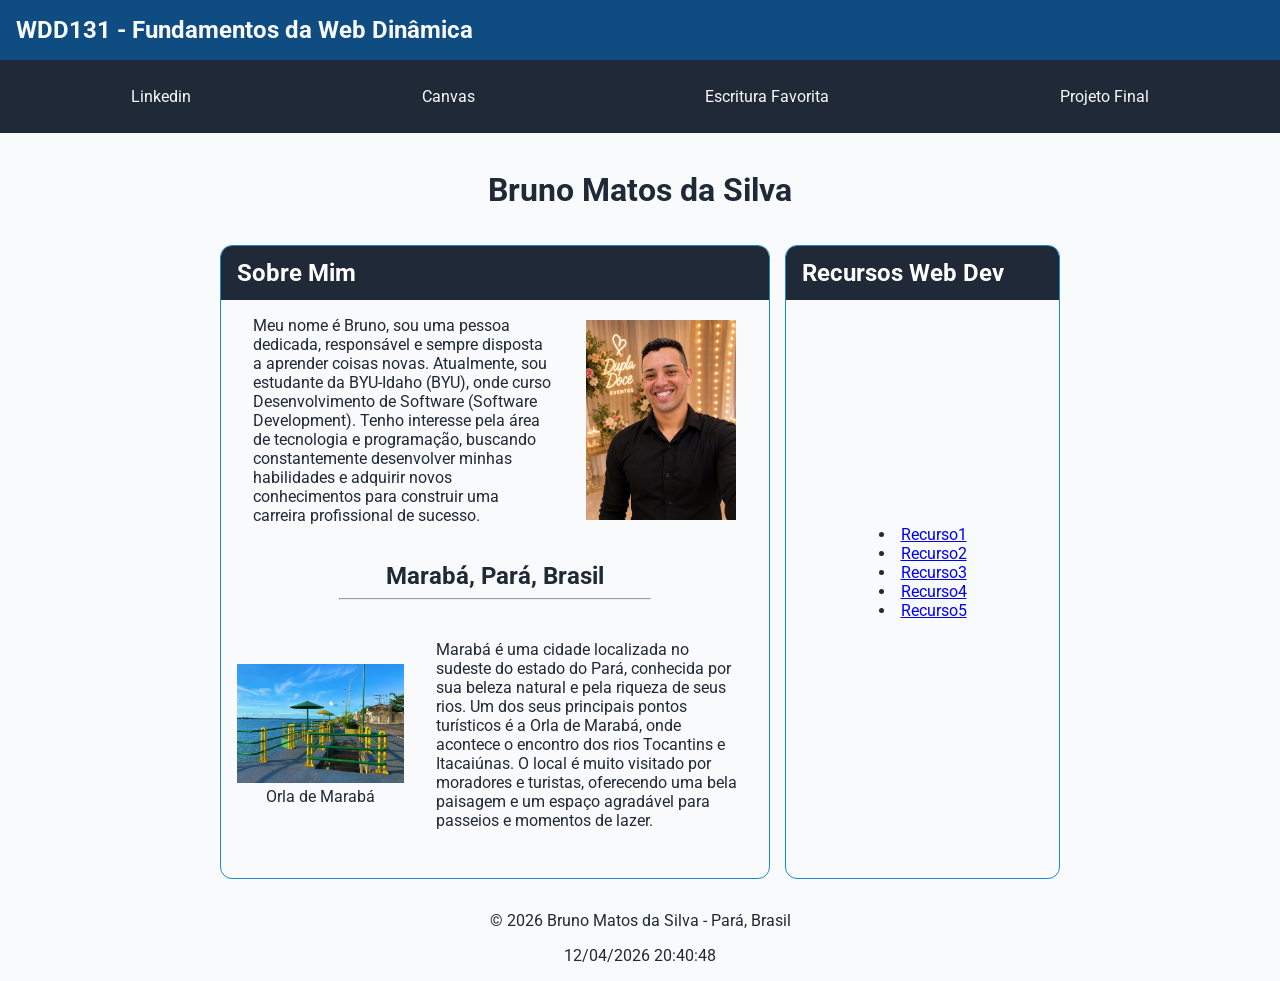
<file: index.html>
<!DOCTYPE html>
<html lang="pt-BR">
<head>
    <meta charset="UTF-8">
    <meta name="viewport" content="width=device-width, initial-scale=1.0">
    <title>WDD 131 - Fundamentos da Web Dinâmica - Bruno Matos da Silva</title>
    <meta name="description" content="Bruno Silva, de Marabá-PA, estudante de Desenvolvimento de Software na BYU-Idaho.">
    <meta name="author" content="Bruno Matos da Silva">
    <link rel="preconnect" href="https://fonts.googleapis.com">
    <link rel="preconnect" href="https://fonts.gstatic.com" crossorigin>
    <link href="https://fonts.googleapis.com/css2?family=Roboto&display=swap" rel="stylesheet">
    <link rel="stylesheet" href="estilos/base.css">
    <script src="scripts/obterdatas.js" defer></script>
</head>
<body>
    <header>
        <span id="titulo-curso">
            WDD131 - Fundamentos da Web Dinâmica
            
        </span>
        <nav>
            <a href="https://www.linkedin.com/in/bruno-matos-da-silva-301a15228?utm_source=share_via&utm_content=profile&utm_medium=member_android ">Linkedin</a>
            <a href="#">Canvas</a>
            <a href="#">Escritura Favorita</a>
            <a href="#">Projeto Final</a>
        </nav>
    </header>
    <main>
        <h1>Bruno Matos da Silva</h1>
        <section class="card">
            <h2>Sobre Mim</h2>
            <div class="sobre-mim-conteudo">
                <p>Meu nome é Bruno, sou uma pessoa dedicada, responsável e sempre disposta a aprender coisas novas. Atualmente, sou estudante da BYU-Idaho (BYU), onde curso Desenvolvimento de Software (Software Development). Tenho interesse pela área de tecnologia e programação, buscando constantemente desenvolver minhas habilidades e adquirir novos conhecimentos para construir uma carreira profissional de sucesso.</p>
                <img src="imagens/foto-perfil.jpg" alt="Imagem de Perfil Bruno Silva">
            </div>
            
             <h2 class="titulo-cidade">Marabá, Pará, Brasil</h2>
             <hr>
             <div class="cidade-conteudo">
                <figure>
                    <img src="imagens/imagem-orla-maraba.jpg" alt="Orla de Marabá-PA">
                    <figcaption>Orla de Marabá</figcaption>
                </figure>
                <p>Marabá é uma cidade localizada no sudeste do estado do Pará, conhecida por sua beleza natural e pela riqueza de seus rios. Um dos seus principais pontos turísticos é a Orla de Marabá, onde acontece o encontro dos rios Tocantins e Itacaiúnas. O local é muito visitado por moradores e turistas, oferecendo uma bela paisagem e um espaço agradável para passeios e momentos de lazer.</p>
            </div>
        </section>
        
        <section class="card"> 
            <h2>Recursos Web Dev</h2>
            <ul>
                <li><a href="#">Recurso1</a></li>
                <li><a href="#">Recurso2</a></li>
                <li><a href="#">Recurso3</a></li>
                <li><a href="#">Recurso4</a></li>
                <li><a href="#">Recurso5</a></li>
            </ul>
        </section>
           
    </main>
    <footer>
        <p>©️ <span id="anoatual"></span> Bruno Matos da Silva - Pará, Brasil</p>
        <p id="ultimaModificacao"></p>
    </footer>
</body>
</html>
</file>
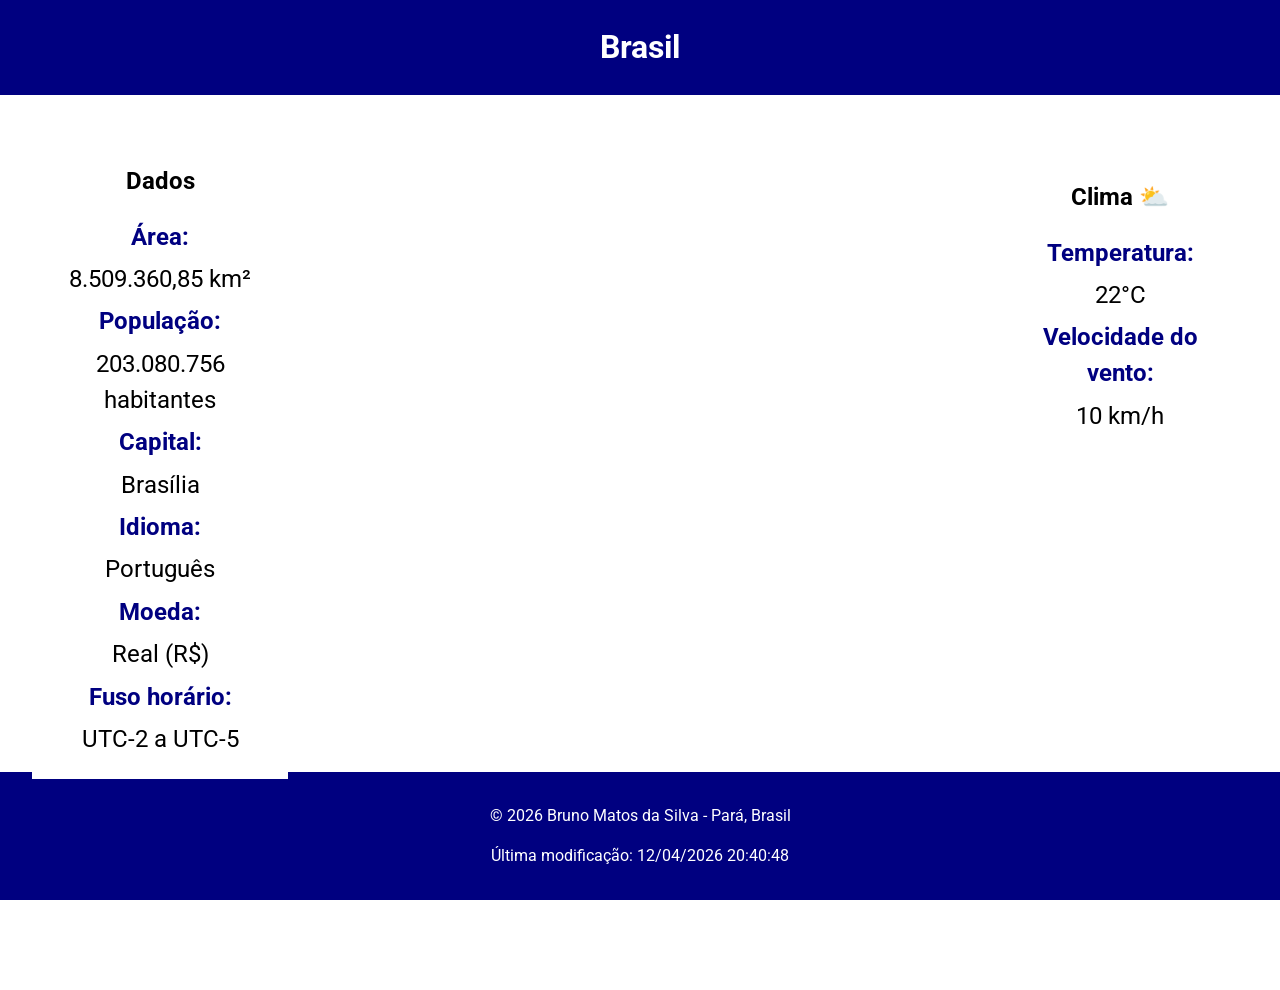
<file: local.html>
<!DOCTYPE html>
<html lang="pt-BR">
<head>
    <meta charset="UTF-8">
    <meta name="viewport" content="width=device-width, initial-scale=1.0">
    <meta name="description" content="Conheça o Brasil, suas características geográficas, informações gerais e condições climáticas.">
    <meta name="author" content="Bruno Matos da Silva">
    <title>Cocheça o Brasil</title>
    <link rel="preconnect" href="https://fonts.googleapis.com">
    <link rel="preconnect" href="https://fonts.gstatic.com" crossorigin>
    <link href="https://fonts.googleapis.com/css2?family=Roboto&display=swap" rel="stylesheet">
    <link rel="stylesheet" href="estilos/local.css">
    <script src="scripts/local.js" defer></script>
</head>
<body>
    <header>
        <h1>Brasil</h1>
    </header>
    <main>
        <div class="conteudo-principal">
            <picture>
                <source srcset="imagens/principal-pequena.webp" media="(max-width: 600px)">
                <img src="imagens/pricipal-grande.webp" alt="Cristo Redentor e a beleza do Rio de Janeiro">
            </picture>
            <section class="dados">
                <h2>Dados</h2>
                <p class="dado">Área:</p>
                <p class="valor"> 8.509.360,85 km²</p>
                <p class="dado">População:</p>
                <p class="valor"> 203.080.756 habitantes</p>
                <p class="dado">Capital:</p>
                <p class="valor">Brasília</p>
                <p class="dado">Idioma:</p>
                <p class="valor"> Português</p>
                <p class="dado">Moeda:</p>
                <p class="valor">Real (R$)</p>
                <p class="dado">Fuso horário:</p>
                <p class="valor"> UTC-2 a UTC-5</p>


            </section>

            <section class="clima">
                <h2>
                    <img src="imagens/sol.svg" alt="simbolo do sol"> Clima
                </h2>
                <p class="dado">Temperatura:</p>
                <p class="valor">22°C</p>
                <p class="dado">Velocidade do vento:</p>
                <p class="valor">10 km/h</p>
            </section>
        </div>
    </main>

    <footer>
        <p>©️ <span id="anoatual"></span> Bruno Matos da Silva - Pará, Brasil</p>
        <p id="ultimaModificacao"></p>
    </footer>
    
</body>
</html>
</file>
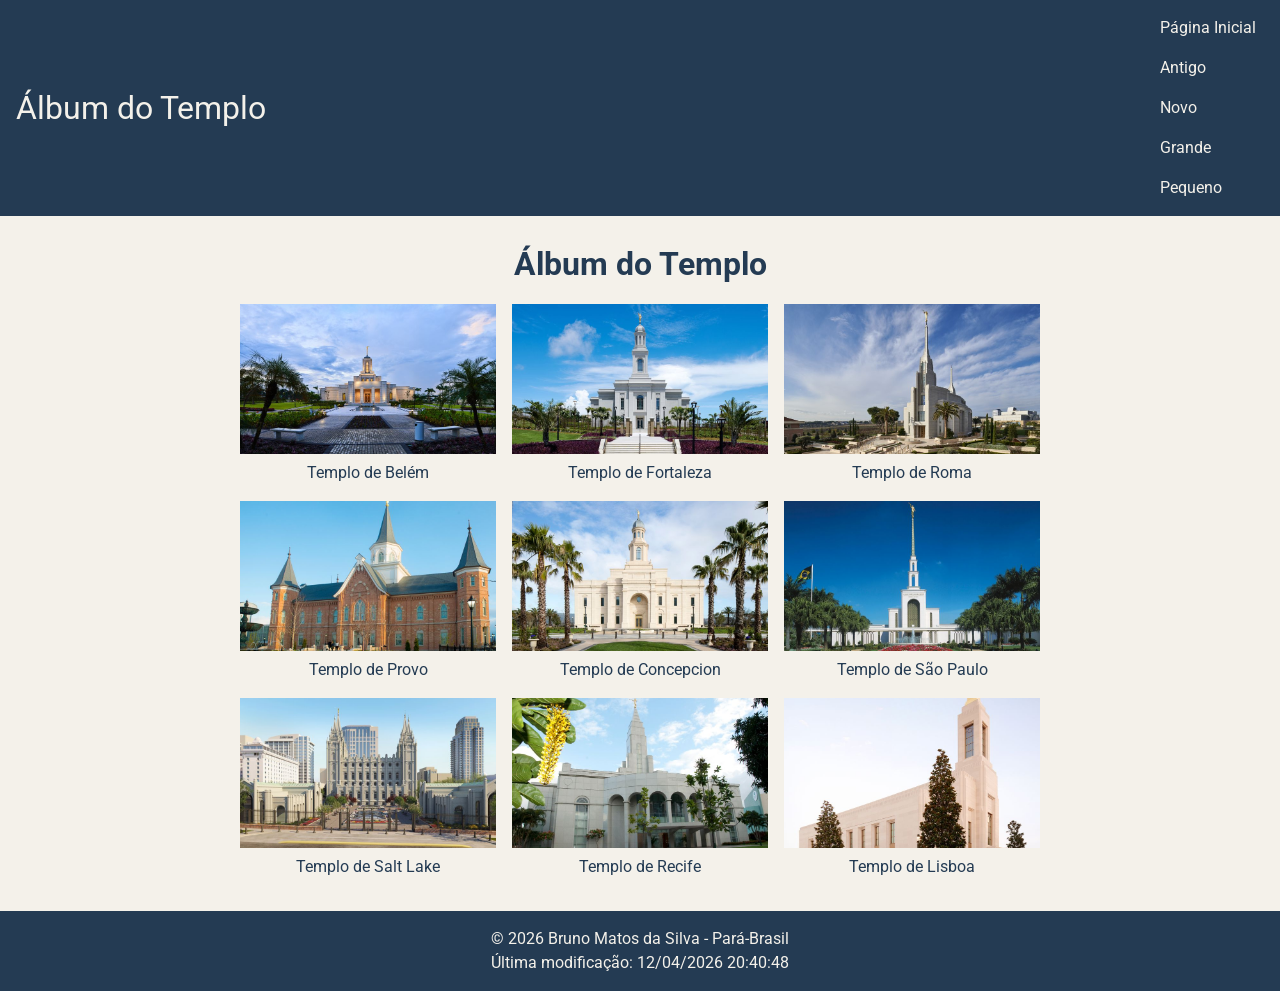
<file: templos.html>
<!DOCTYPE html>
<html lang="pt-BR">
<head>
    <meta charset="UTF-8">
    <meta name="viewport" content="width=device-width, initial-scale=1.0">
    <title>Álbum do Templo | Bruno Silva</title>
    <meta name="description" content="Álbum de imagens de templos da Igreja, com fotografias e nomes de diferentes templos.">
    <meta name="author" content="Bruno Matos da Silva">
    <link rel="preconnect" href="https://fonts.googleapis.com">
    <link rel="preconnect" href="https://fonts.gstatic.com" crossorigin>
    <link href="https://fonts.googleapis.com/css2?family=Roboto:wght@400;500;700&display=swap" rel="stylesheet">
    <link rel="stylesheet" href="estilos/templos.css">
    <link rel="stylesheet" href="estilos/templos-grandes.css" media="screen and (min-width: 640px)">
    <script src="scripts/templos.js" defer></script>
</head>
<body>
    <header>
        <span>Álbum do Templo</span>
        <button id="menu">☰</button>
        <nav>
            <ul>
                <li><a href="index.html">Página Inicial</a></li>
                <li><a href="#">Antigo</a></li>
                <li><a href="#">Novo</a></li>
                <li><a href="#">Grande</a></li>
                <li><a href="#">Pequeno</a></li>
            </ul>
        </nav>
    </header>

    <main>
        <h1>Álbum do Templo</h1>
        <div class="galeria">
            <figure>
                <img src="imagens/templo-belem.jpeg" alt="Templo de Bélem vista externa"> <figcaption>Templo de Belém</figcaption>
            </figure>

            <figure>
                <img src="imagens/templo-fortaleza.jpeg" alt="Templo de Fortaleza vista externa"> <figcaption>Templo de Fortaleza</figcaption>
            </figure>

            <figure>
                <img src="imagens/templo-roma.jpeg" alt="Templo de Roma vista externa"> <figcaption>Templo de Roma</figcaption>
            </figure>

            <figure>
                <img src="imagens/templo-provo.jpeg" alt="Templo de Provo vista externa "> <figcaption>Templo de Provo</figcaption>
            </figure>

            <figure>
                <img src="imagens/templo-concepcion.jpeg" alt="Templo de Concepcion vista externa"> <figcaption>Templo de Concepcion</figcaption>
            </figure>

            <figure>
                <img src="imagens/templo-sao-paulo.jpeg" alt="Templo de São Paulo vista externa"> <figcaption>Templo de São Paulo</figcaption>
            </figure>
            
            <figure>
                <img src="imagens/templo-salt-lake.jpeg" alt="Templo de Salt Lake vista externa"> <figcaption>Templo de Salt Lake</figcaption>
            </figure>

            <figure>
                <img src="imagens/templo-recife.jpeg" alt="Templo de Recife vista esterna"> <figcaption>Templo de Recife</figcaption>
            </figure>

            <figure>
                <img src="imagens/templo-lisboa.jpeg" alt="Templo de Lisboa vista externa"> <figcaption>Templo de Lisboa</figcaption>
            </figure>
        </div>
    </main>

    <footer>
        <p>© <span id="anoatual"></span> Bruno Matos da Silva - Pará-Brasil</p>
        <p id="ultimaModificacao"></p>
    </footer>
    
</body>
</html>
</file>
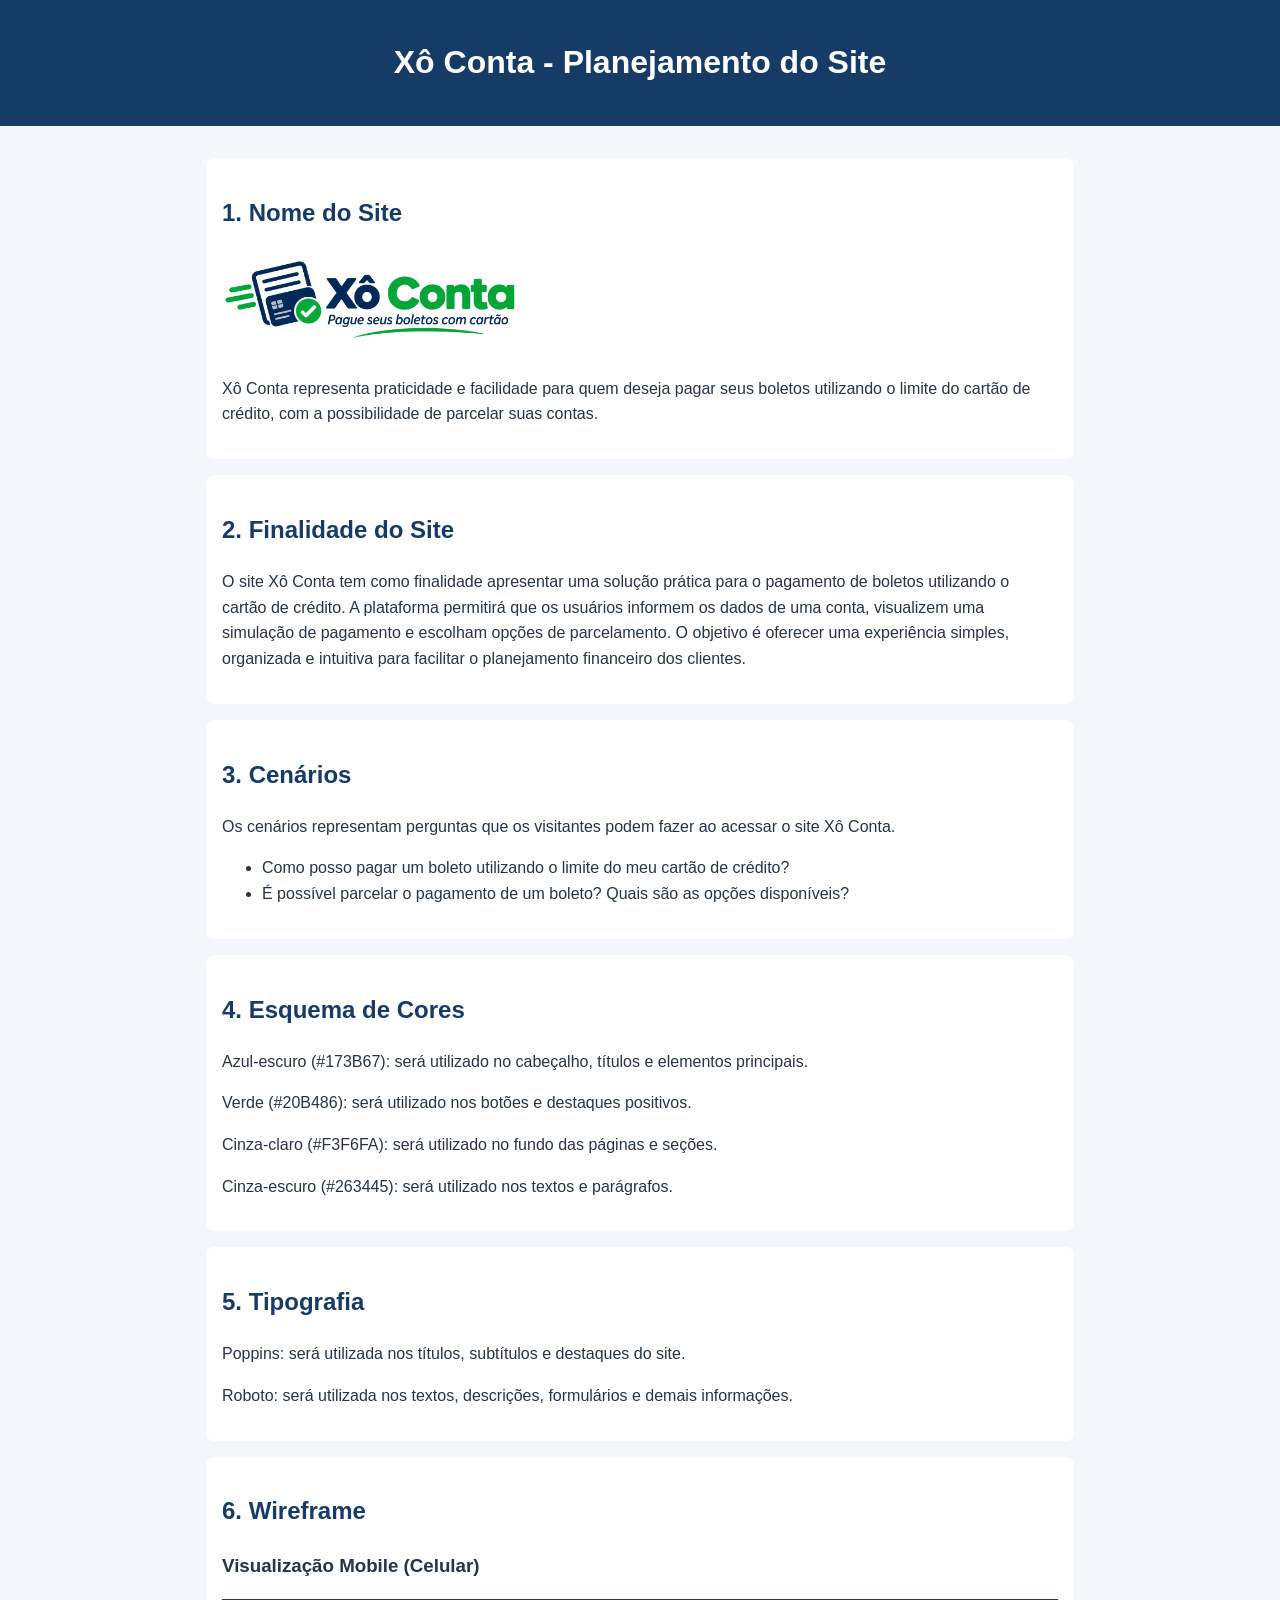
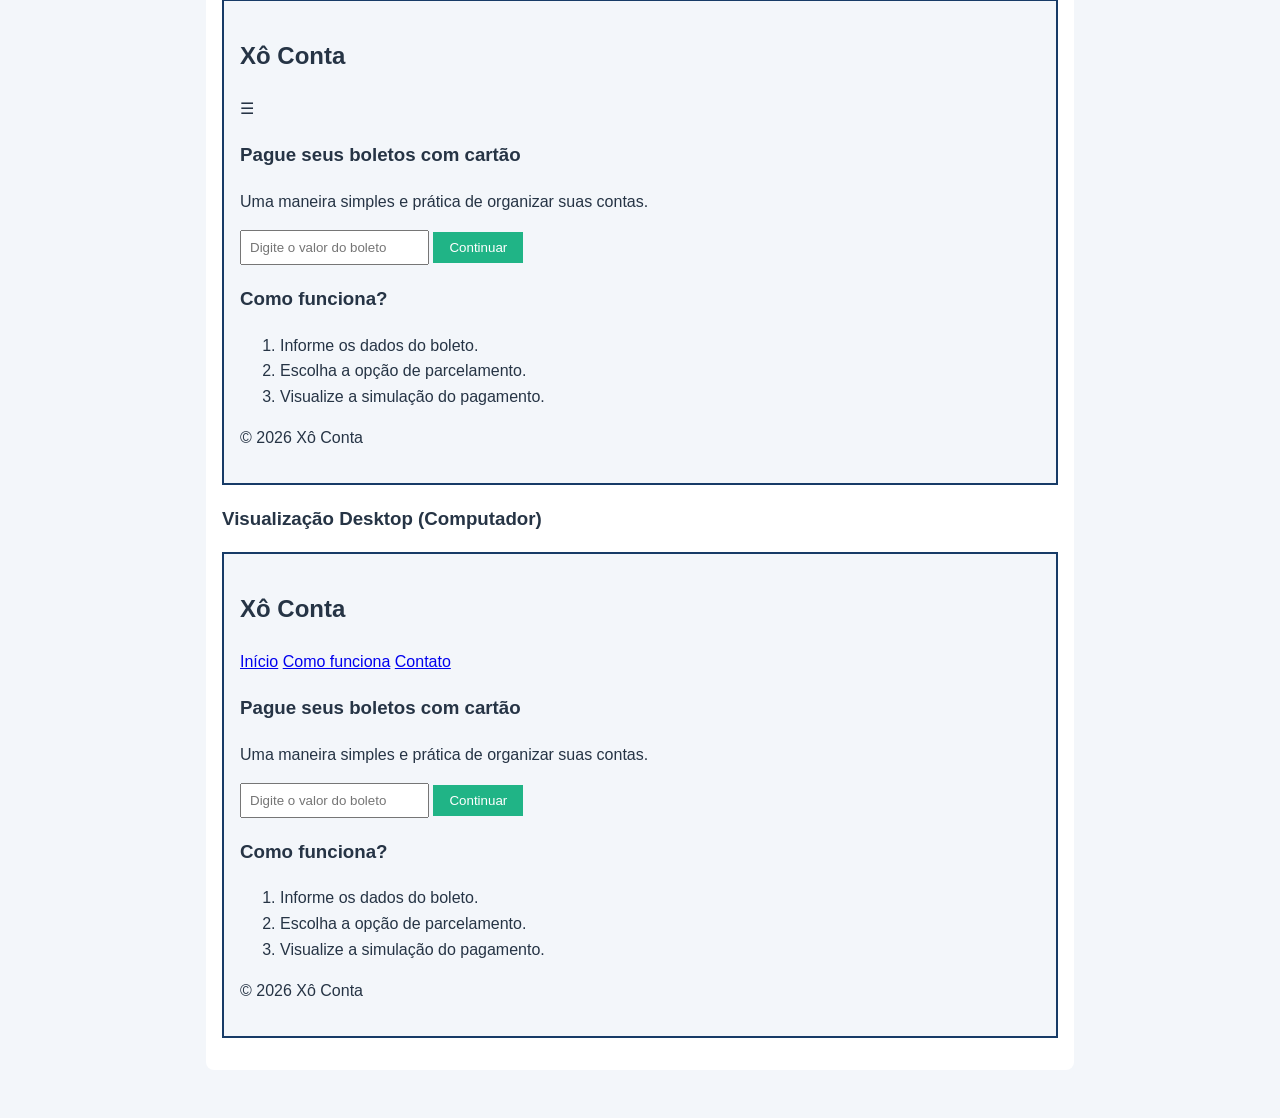
<file: projeto/planejamentodosite.html>
<!DOCTYPE html>
<html lang="pt-BR">
<head>
    <meta charset="UTF-8">
    <meta name="viewport" content="width=device-width, initial-scale=1.0">
    <title>Planejamento do Site | Xô Conta</title>
    <link rel="stylesheet" href="estilos/planejamento.css">
</head>
<body>
    <header>
        <h1>Xô Conta - Planejamento do Site</h1>
    </header>
    <main>
        <section>
            <h2>1. Nome do Site</h2>
            <img src="imagem/logo-xo-conta (2).png"alt="Logo Xô Conta" width="300"> 
            <p>Xô Conta representa praticidade e facilidade para quem deseja pagar seus boletos utilizando o limite do cartão de crédito, com a possibilidade de parcelar suas contas.</p>
        </section>
        <section>
            <h2>2. Finalidade do Site</h2>
            <p>O site Xô Conta tem como finalidade apresentar uma solução prática para o pagamento de boletos utilizando o cartão de crédito. A plataforma permitirá que os usuários informem os dados de uma conta, visualizem uma simulação de pagamento e escolham opções de parcelamento. O objetivo é oferecer uma experiência simples, organizada e intuitiva para facilitar o planejamento financeiro dos clientes.</p>

        </section>
        <section>
            <h2>3. Cenários</h2>
            <p>Os cenários representam perguntas que os visitantes podem fazer ao acessar o site Xô Conta.</p>
            <ul>
                <li>Como posso pagar um boleto utilizando o limite do meu cartão de crédito?</li>
                <li>É possível parcelar o pagamento de um boleto? Quais são as opções disponíveis?</li>
            </ul>
        </section>
        <section>
            <h2>4. Esquema de Cores</h2>
            <p>Azul-escuro (#173B67): será utilizado no cabeçalho, títulos e elementos principais.</p>
            <p>Verde (#20B486): será utilizado nos botões e destaques positivos.</p>
            <p>Cinza-claro (#F3F6FA): será utilizado no fundo das páginas e seções.</p>
            <p>Cinza-escuro (#263445): será utilizado nos textos e parágrafos.</p>
        </section>
        <section>
            <h2>5. Tipografia</h2>
            <p>Poppins: será utilizada nos títulos, subtítulos e destaques do site.</p>
            <p>Roboto: será utilizada nos textos, descrições, formulários e demais informações.</p>
        </section>
        <section>
            <h2>6. Wireframe</h2>
            <h3>Visualização Mobile (Celular)</h3>
            <div>
                <div>
                    <h1>Xô Conta</h1>
                    <p>☰</p>
                </div>
                <section>
                    <h3>Pague seus boletos com cartão</h3>
                    <p>Uma maneira simples e prática de organizar suas contas.</p>

                    <input type="text" placeholder="Digite o valor do boleto">
                    <button>Continuar</button>
                </section>
                <section>
                    <h3>Como funciona?</h3>
                    <ol>
                        <li>Informe os dados do boleto.</li>
                        <li>Escolha a opção de parcelamento.</li>
                        <li>Visualize a simulação do pagamento.</li>
                    </ol>
                </section>
                <footer>
                    <p>© 2026 Xô Conta</p>
                </footer>
            </div>
       
            <h3>Visualização Desktop (Computador)</h3>

            <div>
                <header>
                    <h1>Xô Conta</h1>
                    <nav>
                        <a href="#">Início</a>
                        <a href="#">Como funciona</a>
                        <a href="#">Contato</a>
                    </nav>
                </header>
                <section>
                    <div>
                        <h3>Pague seus boletos com cartão</h3>
                        <p>Uma maneira simples e prática de organizar suas contas.</p>
                    </div>
                    <div>
                        <input type="text" placeholder="Digite o valor do boleto">
                        <button>Continuar</button>
                    </div>
                </section>
                <section>
                    <h3>Como funciona?</h3>
                    <ol>
                        <li>Informe os dados do boleto.</li>
                        <li>Escolha a opção de parcelamento.</li>
                        <li>Visualize a simulação do pagamento.</li>
                    </ol>
                </section>

                <footer>
                    <p>© 2026 Xô Conta</p>
                </footer>
               
            </div>
        </section>
     </main>
</body>
</html>
</file>
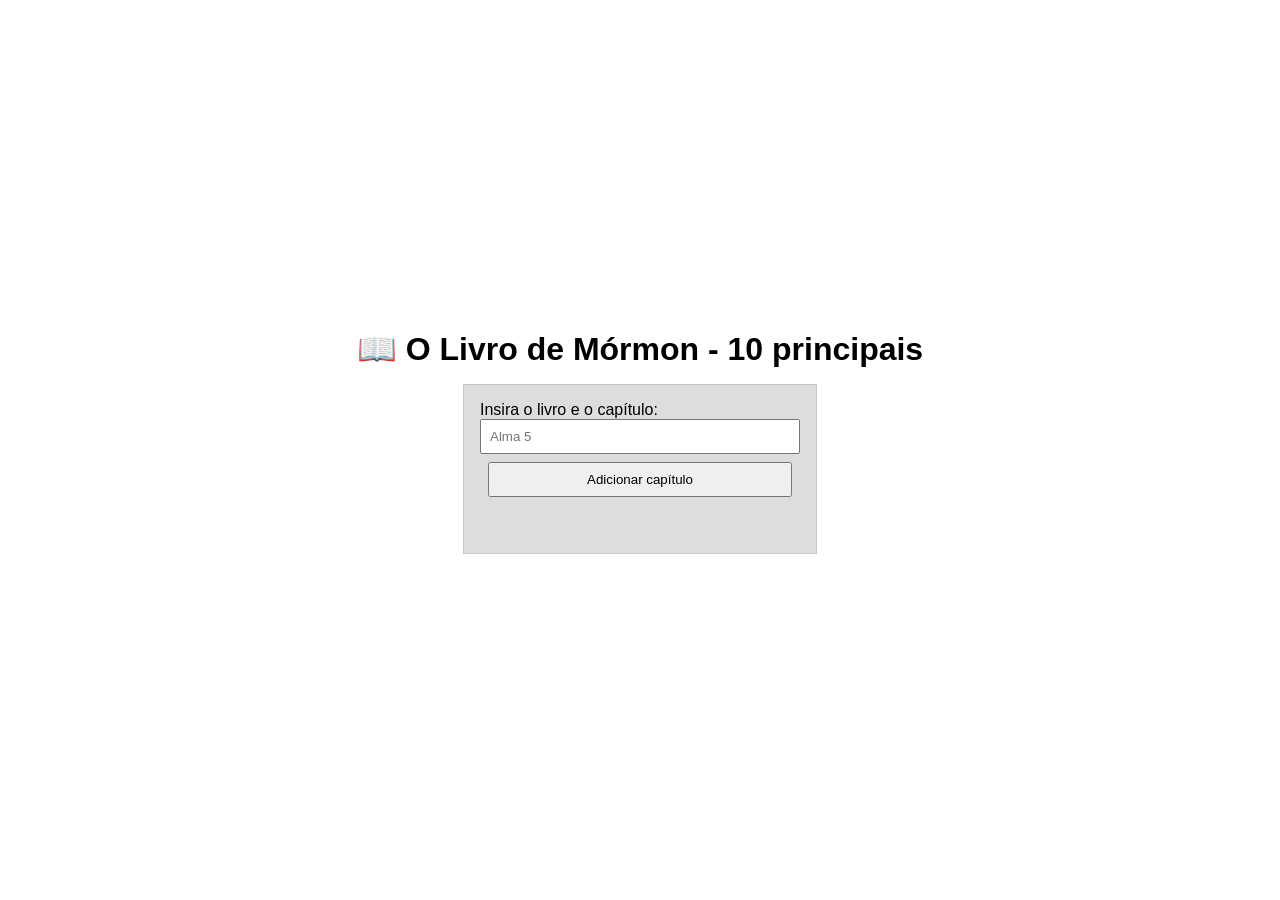
<file: semana02/bom.html>
<!DOCTYPE html>
<html lang="en">
<head>
    <meta charset="UTF-8">
    <meta name="viewport" content="width=device-width, initial-scale=1.0">
    <title>Livro de Mórmon - Capítulos Favoritos</title>
    <link rel="stylesheet" href="stilos2/bom.css">
    
</head>
<body>
<header>
    <h1>📖
	O Livro de Mórmon - 10 principais</h1>
</header>
<main>
	<label for="favchap">Insira o livro e o capítulo: </label>
	<input type="text" id="favchap" placeholder="Alma 5">
	<button type="submit">Adicionar capítulo</button>
	<ul id="list"></ul>
</main>
<script src="scripts/bom.js"></script>
</body>
</html>
</file>
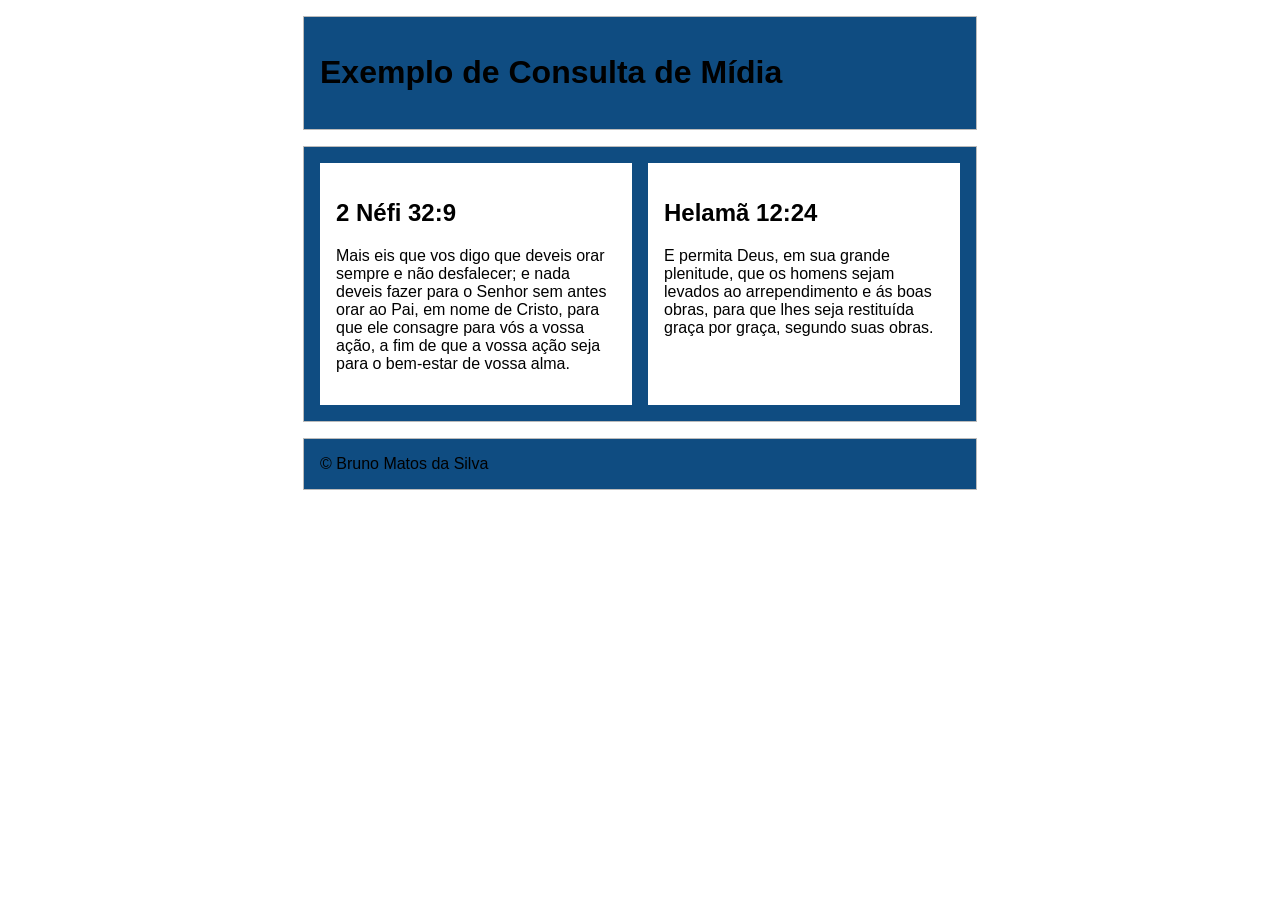
<file: semana02/consulta-de-midia.html>
<!DOCTYPE html>
<html lang="pt-BR">
<head>
    <meta charset="UTF-8">
    <meta name="viewport" content="width=device-width, initial-scale=1.0">
    <title>WDD 131 - Exemplo de Consulta de mídia</title>
    <meta name="description" content="Página de exemplo de atividade de aprendizagem sobre consulta de mídia">
    <meta name="author" content="Bruno Matos da Silva">
    <link rel="preconnect" href="https://fonts.googleapis.com">
    <link rel="preconnect" href="https://fonts.gstatic.com" crossorigin>
    <link href="https://fonts.googleapis.com/css2?family=Open+Sans:ital,wght@0,300..800;1,300..800&display=swap" rel="stylesheet">
    <link rel="stylesheet" href="estilos/consulta-de-midia.css">
    <link rel="stylesheet" href="estilos/consulta-de-midia-garnde.css">
</head>
<body>
    <header>
        <h1>Exemplo de Consulta de Mídia</h1>
    </header>
    <main>
        <section>
            <h2>2 Néfi 32:9</h2>
            <p>Mais eis que vos digo que deveis orar sempre e não desfalecer; e nada deveis fazer para o Senhor sem antes orar ao Pai, em nome de Cristo, para que ele consagre para vós a vossa ação, a fim de que a vossa ação seja para o bem-estar de vossa alma.</p>
        </section>
        <section>
            <h2>Helamã 12:24</h2>
            <p>E permita Deus, em sua grande plenitude, que os homens sejam levados ao arrependimento e ás boas obras, para que lhes seja restituída graça por graça, segundo suas obras.</p>
        </section>
    </main>
    <footer>
        ©️ Bruno Matos da Silva
    </footer>
</body>
</html>
</file>
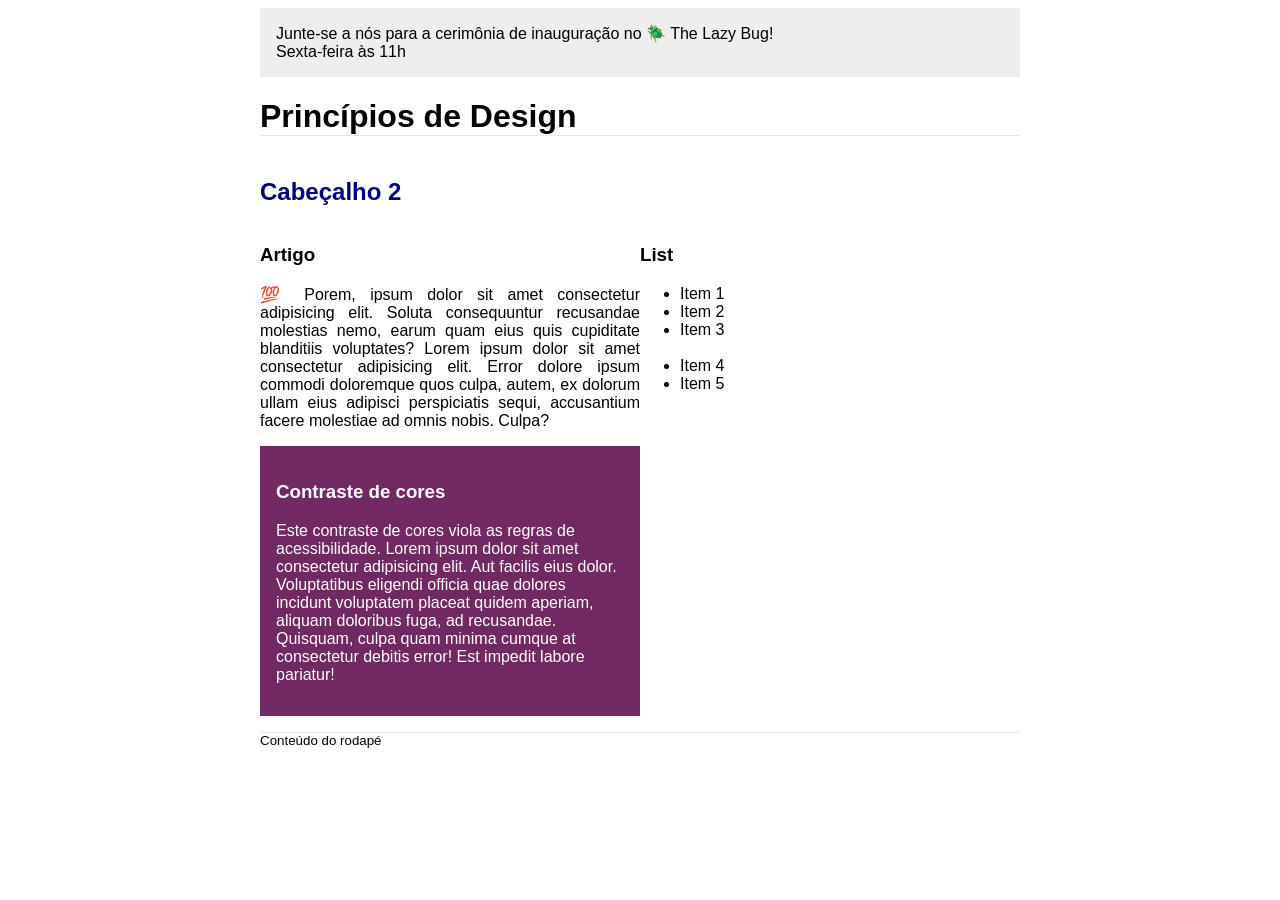
<file: semana03/design.html>
<!DOCTYPE html>
<html lang="pt-BR">
<head>
    <meta charset="UTF-8">
    <meta name="viewport" content="width=device-width, initial-scale=1.0">
    <title>Document</title>
    <link rel="stylesheet" href="estilos/design.css">
</head>
<body>
<header>
	<div class="banner">Junte-se a nós para a cerimônia de inauguração no 🪲 The Lazy Bug!<br>Sexta-feira às 11h</div>
	<h1>Princípios de Design</h1>
</header>
<main>
	<h2>Cabeçalho 2</h2>
	<section>
		<h3>Artigo</h3>
		<article>
			<p>💯 Porem, ipsum dolor sit amet consectetur adipisicing elit. Soluta consequuntur recusandae molestias nemo, earum quam eius quis cupiditate blanditiis voluptates? Lorem ipsum dolor sit amet consectetur adipisicing elit. Error dolore ipsum commodi doloremque quos culpa, autem, ex dolorum ullam eius adipisci perspiciatis sequi, accusantium facere molestiae ad omnis nobis. Culpa?</p>
		</article>
	</section>
	<section>
		<h3>List</h3>
		<ul>
			<li>Item 1</li>
			<li>Item 2</li>
			<li>Item 3<br><br></li>
			<li>Item 4</li>
			<li>Item 5</li>
		</ul>
	</section>
	<div class="callout">
		<h3>Contraste de cores</h3>
		<p>Este contraste de cores viola as regras de acessibilidade. Lorem ipsum dolor sit amet consectetur adipisicing elit. Aut facilis eius dolor. Voluptatibus eligendi officia quae dolores incidunt voluptatem placeat quidem aperiam, aliquam doloribus fuga, ad recusandae. Quisquam, culpa quam minima cumque at consectetur debitis error! Est impedit labore pariatur!</p>
	</div>
</main>
<footer>
	Conteúdo do rodapé
</footer>
</body>
</html>
</file>
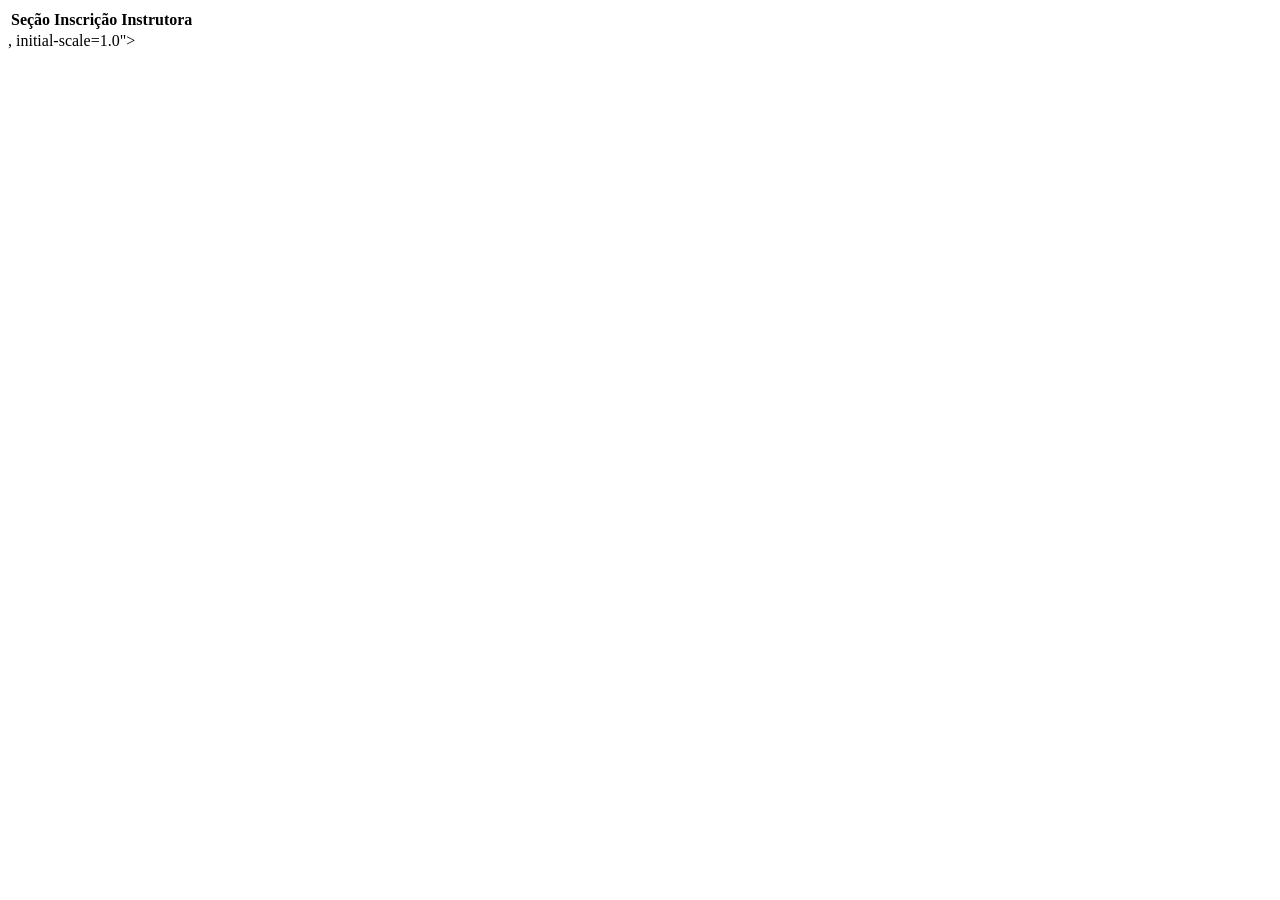
<file: semana04/objetos.html>
<!DOCTYPE html>
<html lang="en">
<head>
    <meta charset="UTF-8">
    <meta name="viewport" content="width=device-width, initial-scale=1.0">
    <title>Document</title>
</head>
<body>
    <table id="sections">
  <caption id="courseName"></caption>
  <thead>
    <tr>
      <th>Seção</th>
      <th>Inscrição</th>
      <th>Instrutora</th>
    </tr>
  </thead>
  <tbody></tbody>
</table>, initial-scale=1.0">
</body>
</html>
</file>
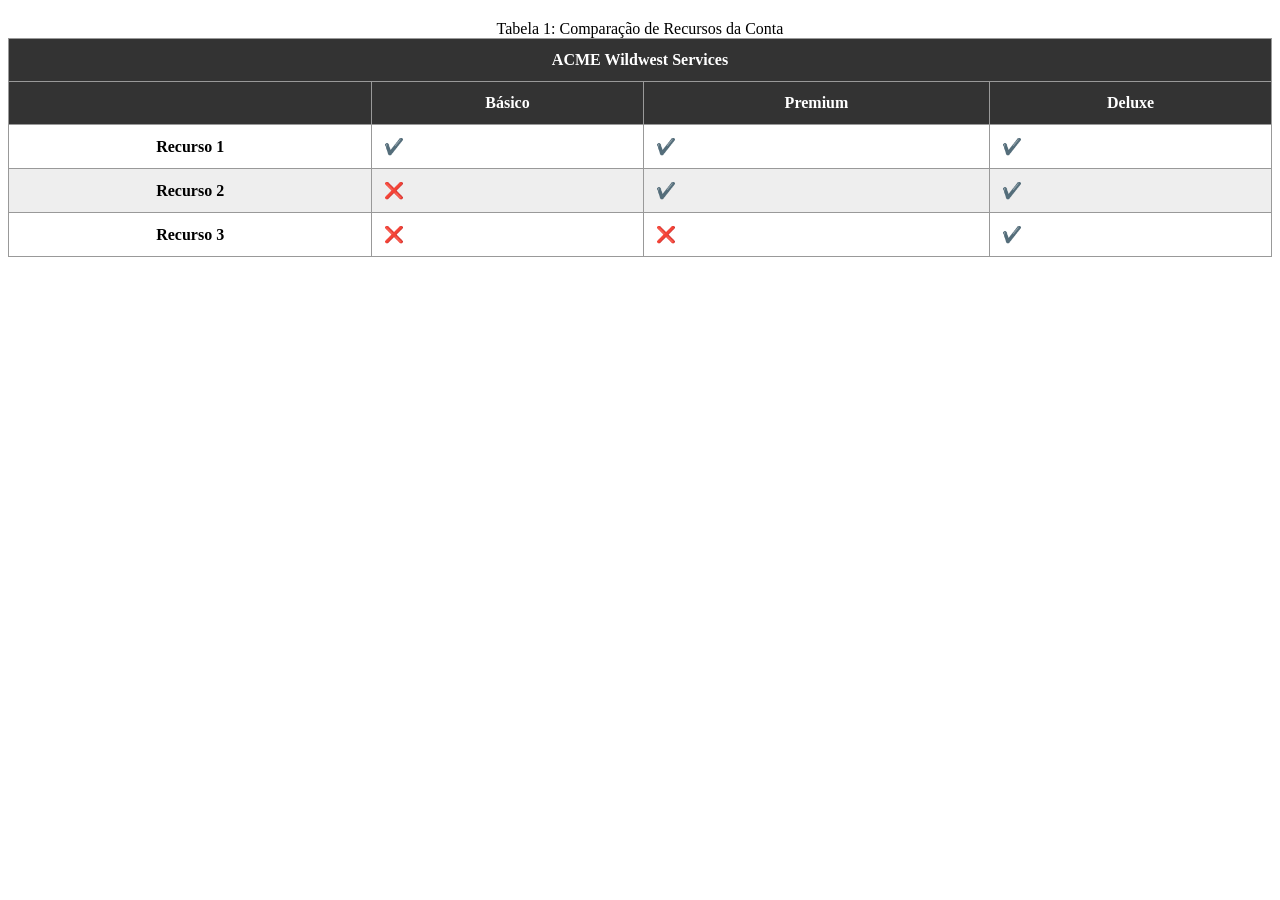
<file: semana04/table.html>
<!DOCTYPE html>
<html lang="pt-BR">
<head>
    <meta charset="UTF-8">
    <meta name="viewport" content="width=device-width, initial-scale=1.0">
    <title>Table HTML | WDD 131</title>
    <link rel="stylesheet" href="estilos/table.css">
</head>
<body>
    <main>
        <table>
            <caption>Tabela 1: Comparação de Recursos da Conta</caption>
            <thead>
                <tr>
                    <th colspan="4">ACME Wildwest Services</th>
                </tr>
                <tr>
                    <td class="blank"></td>
                    <th>Básico</th>
                    <th>Premium</th>
                    <th>Deluxe</th>
                </tr>
            </thead>
            <tbody>
                <tr>
                    <th>Recurso 1</th>
                    <td>✔️</td>
                    <td>✔️</td>
                    <td>✔️</td>
                </tr>
                <tr>
                    <th>Recurso 2</th>
                    <td>❌</td>
                    <td>✔️</td>
                    <td>✔️</td>
                </tr>
                <tr>
                    <th>Recurso 3</th>
                    <td>❌</td>
                    <td>❌</td>
                    <td>✔️</td>
                </tr>
            </tbody>

        </table>
    </main>
    
</body>
</html>
</file>
<file: estilos/base.css>
:root {
    --cor-pricipal: #0f4C81;
    --cor-texto: #1F2937;
    --cor-fundo: #f9fafb;
    
}

body {
    font-family: 'Roboto', sans-serif;
    background-color: var(--cor-fundo);
    color: var(--cor-texto);
    margin: 0;
}

header {
    background-color: var(--cor-pricipal);
    color: var(--cor-fundo);
    padding: 0;
}

header p {
    text-align: center;
}

#titulo-curso {
    display: block;
    font-size: 1.5rem;
    font-weight: bold;
    padding: 1rem;
}

nav {
    display: flex;
    justify-content: space-around;
    padding: 1rem;
    background-color: var(--cor-texto);
    width: 100%;
    box-sizing: border-box;
}

nav a {
    text-decoration: none;
    color: var(--cor-fundo);
    padding: 0.7rem 1rem;

}

nav a:hover {
    background-color: #168bd0;
    color: white;   
}

main {
    max-width: 840px;
    margin: 0 auto;
    padding: 1rem;
    display: grid;
    grid-template-columns: 2fr 1fr;
    gap: 15px;
}

footer {
    text-align: center;
}

.card {
    border : 1px solid #168bd0;
    padding: 1rem;
    background-color: var(--cor-fundo);
    border-radius: 12px;
    overflow: hidden;
    

}

.card p {
    
    padding: 1rem;
}

.card > h2 {
    background-color: var(--cor-texto);
    color: white;
    padding: 0.8rem 1rem;
    margin: -1rem -1rem -1rem -1rem;
}

h1 {
    grid-column: 1/-1;
    text-align: center;
}

.card img {
    max-width: 150px;
    height: auto;
    
}

.card > h2.titulo-cidade {
    background-color: transparent;
    color: #1F2937;
    padding: 0;
    margin: 5px;
    text-align: center;
}

.card ul {
    text-align: center;
    list-style-position: inside;
    padding: 0;
}

.card:last-child {
    display: flex;
    flex-direction: column;
}

.card:last-child ul {
    flex: 1;
    display: flex;
    flex-direction: column;
    justify-content: center;
    align-items: center;
    list-style-position: inside;
    padding: 0;
}


.sobre-mim-conteudo {
    display: grid;
    grid-template-columns: 2fr 1fr;
    gap: 1rem;
    align-items: center;
}

.sobre-mim-conteudo h2 {
    background-color: transparent;
    color: var(--cor-texto);
    padding: 0;
    margin: 0;

}

.cidade-conteudo {
    display: grid;
    grid-template-columns: 1fr 2fr;
    gap: 1rem;
    align-items: center;
}

.cidade-conteudo img {
    width: 100%;
    max-width: 250px;
    height: auto;

}

hr {
    width: 60%;
}

.cidade-conteudo figure {
    margin: 0;
    width: 100%;
    text-align: center;
}
</file>
<file: estilos/local.css>
:root {
    --cor-principal: #000080;
    --cor-texto: black;
    --cor-fundo: white;
}

* {
    box-sizing: border-box;
}

body {
    font-family: "roboto", sans-serif;
    color: var(--cor-texto);
    background-color: var(--cor-fundo);
    margin: 0;
    line-height: 1.5;
}

main, footer {
    max-width: 1200px;
    margin: 0 auto;
    text-align: center;
}

img {
    width: 100%;
    height: auto;
    display: block;
}

header {
    max-width: 100%;
    background-color: var(--cor-principal);
    color: var(--cor-fundo);
    text-align: center;
    padding: 2px;
    margin: 0;
}

footer {
    background-color: var(--cor-principal);
    color: var(--cor-fundo);
    text-align: center;
    padding: 1rem;
    max-width: 100%;
}

.dado {
    font-weight: bold;
    color: var(--cor-principal);
    margin-bottom: 4px;
}

.valor {
    color: var(--cor-texto);
    margin-bottom: 8px;
}

.clima {
    margin-top: 1rem;

}

.clima h2 img {
    display: inline;
    width: 24px;
    margin-right: 8px;
}

@media (min-width: 600px) { 
    .clima h2::after {
        content: " ⛅";
    }

    .clima h2 img {
        display: none;
    }

    body {
        height: 100vh;
        display: flex;
        flex-direction: column;
        
    }

    main {
        max-width: 100%;
        width: 100%;
        margin: 0 auto;
        padding: 0;
        flex: 1;
    }

    .conteudo-principal {
        position: relative;
        width: 100%;
    }

    .conteudo-principal picture {
        display: block;

    }

    .conteudo-principal picture img {
        width: 100%;
        height: auto;
        object-fit: initial;
    }

    .dados,
    .clima {
        position: absolute;
        top: 2rem;
        width: 20%;
        background-color: var(--cor-fundo);
        padding: 1rem;
        z-index: 1;
    }

    .dados {
        left: 2rem;
    }

    .clima {
        right: 2rem;
    }

    .dados p, .clima p {
        margin: 0.4rem 0;
        font-size: 1.5rem;
    }

    footer {
        width: 100%;
        max-width: 100%;
        margin: 0;
        flex-shrink: 0;
    }
    
    header, footer {
        flex-shrink: 0;
    }

}
</file>
<file: estilos/templos.css>
:root {
    --cor-principal: #243b53;
    --cor-secundaria: #d9b76e;
    --cor-fundo: #f4f1ea;

}

* {
    margin: 0;
    padding: 0;
    box-sizing: border-box;
}

body {
    background-color: var(--cor-fundo);
    color: var(--cor-principal);
    font-family: 'Roboto', sans-serif;
    line-height: 1.5;
}

h1 {
    margin-bottom: 1rem;
    text-align: center;
    margin-top: 1.5rem;
}

header {
    background-color: var(--cor-principal);
    color: var(--cor-fundo);
    padding: 1rem;
    display: flex;
    justify-content: space-between;
    align-items: center ;
    
    
}

header span {
        font-size: 2rem;
}

ul {
    list-style: none;
    display: flex;
    gap: 1rem;
}

nav a {
    text-decoration: none;
    padding: 0.5rem;
    color: var(--cor-fundo);
}

nav a:hover {
    color: var(--cor-secundaria);
}

nav {
    display: none;
}

nav ul {
    display: flex;
    flex-direction: column;
    gap: 1rem;
}

main {
    max-width: 800px;
    margin: auto;
}

.galeria {
    display: grid;
    grid-template-columns: 1fr;
    
}

.galeria img {
    width: 100%;
    height: 150px;
    object-fit: cover;
}

footer {
    background-color: var(--cor-principal);
    color: var(--cor-fundo);
    text-align: center;
    padding: 1rem;
    margin-top: 2rem;
}

figcaption {
    text-align: center;
}
</file>
<file: estilos/templos-grandes.css>
.galeria figure {
    text-align: center;
}

@media  screen and (min-width: 640px) {
    .galeria {
    grid-template-columns: repeat(3, minmax(0, 1fr));
    gap: 1rem;
}
    nav  {
        display: flex;
    }

    #menu {
        display: none;
    }
}
</file>
<file: projeto/estilos/planejamento.css>
:root {
    --azul-escuro: #173B67;
    --verde: #20B486;
    --cinza-claro: #F3F6FA;
    --cinza-escuro: #263445;
}

* {
    box-sizing: border-box;
}

body {
    margin: 0;
    font-family: "Roboto", sans-serif;
    color: var(--cinza-escuro);
    background-color: var(--cinza-claro);
    line-height: 1.6;
}

body > header {
    background-color: var(--azul-escuro);
    color: white;
    text-align: center;
    padding: 1rem;
}

h1, h2, h3 {
    font-family: "Poppins", sans-serif;
}

main {
    max-width: 900px;
    margin: 1rem auto;
    padding: 1rem;
}

main > section {
    background-color: white;
    padding: 1rem;
    margin-bottom: 1rem;
    border-radius: 8px;
}

h2 {
    color: var(--azul-escuro);
}

button {
    background-color: var(--verde);
    color: white;
    border: none;
    padding: 0.5rem 1rem;
    cursor: pointer;
}

input {
    padding: 0.5rem;
    max-width: 100%;
}

main > section:last-child > div {
    border: 2px solid var(--azul-escuro);
    padding: 1rem;
    margin: 1rem 0;
    background-color: var(--cinza-claro);
}
</file>
<file: semana02/stilos2/bom.css>
* {
	margin: 0;
	padding: 0;
}

body {
	height: 100vh;
	display: flex;
	flex-direction: column;
	align-items: center;
	justify-content: center;
	font-family: Acme, Arial, sans-serif;
}

h1 {
	font-size: 1.5rem;
}

main {
	margin: 1rem auto;
	border: 1px solid rgb(0 0 0 / 0.1);
	padding: 1rem;
	background-color: #ddd;
	display: flex;
	flex-direction: column;
}

input,
button {
	padding: 0.5rem;
}

button {
	margin: 0.5rem;
}

.delete {
	width: fit-content;
}

.input {
	display: flex;
	gap: 1rem;
}

.list {
	padding: 0.5rem;
}

ul {
	margin: 1rem;
	list-style: none;
}

li {
	display: flex;
	align-items: center;
	justify-content: space-between;
}

@media only screen and (min-width: 32.5em) {
	h1 {
		font-size: 2rem;
	}

	main {
		width: 320px;
	}
}
</file>
<file: semana02/estilos/consulta-de-midia.css>
body {
    font-family: 'Roboto', sans-serif;
}

header, main, footer {
    max-width: 640px;
    margin: 1rem auto;
    border: 1px solid #bbb;
    padding: 1rem;
    background-color: #0f4C81;

}

main {
    display: grid;
    grid-template-columns: 1fr;
    grid-gap: 1rem;
}

section {
    padding: 1rem;
    background-color: #fff;
}
</file>
<file: semana02/estilos/consulta-de-midia-garnde.css>
@media screen and (min-wihdth: 500px) {
    header {
        background-color: black;
        color: white;
    }
}

     main{
         grid-template-columns: 1fr 1fr;
     }
</file>
<file: semana03/estilos/design.css>
body {
	font-family: Roboto, helvetica, sans-serif;
}

header,
main,
footer {
	max-width: 760px;
	margin: 0 auto;
}

marquee {
	padding: 1rem;
	background-color: #eee;
}

h1 {
	border-bottom: 1px solid rgba(0, 0, 0, 0.1);
}

main {
	display: grid;
    grid-template-columns: 1fr 1fr;
}

h2 {
	color: navy;
	text-align: left;
    grid-column: 1/-1;
}

article p {
	text-align: justify;
}

.callout {
	color: #fff;
	background-color: #702963;
    padding: 1rem;
}

footer {
	margin-top: 1rem;
	border-top: 1px solid rgba(0, 0, 0, 0.1);
	font-size: smaller;
	text-align: left;
}

.banner {
    padding: 1rem;
    background-color: #eee;
}
</file>
<file: semana04/estilos/table.css>
table {
    border-collapse: collapse;
    width: 100%;
    border: 1px solid black;
    margin: 20px auto;
}

th, td {
    padding: 12px;
    border: 1px solid #999;
}

thead {
    background-color: #333;
    color: white;
}

tbody tr:nth-child(even) {
    background-color: #eee ;
    
}
</file>
